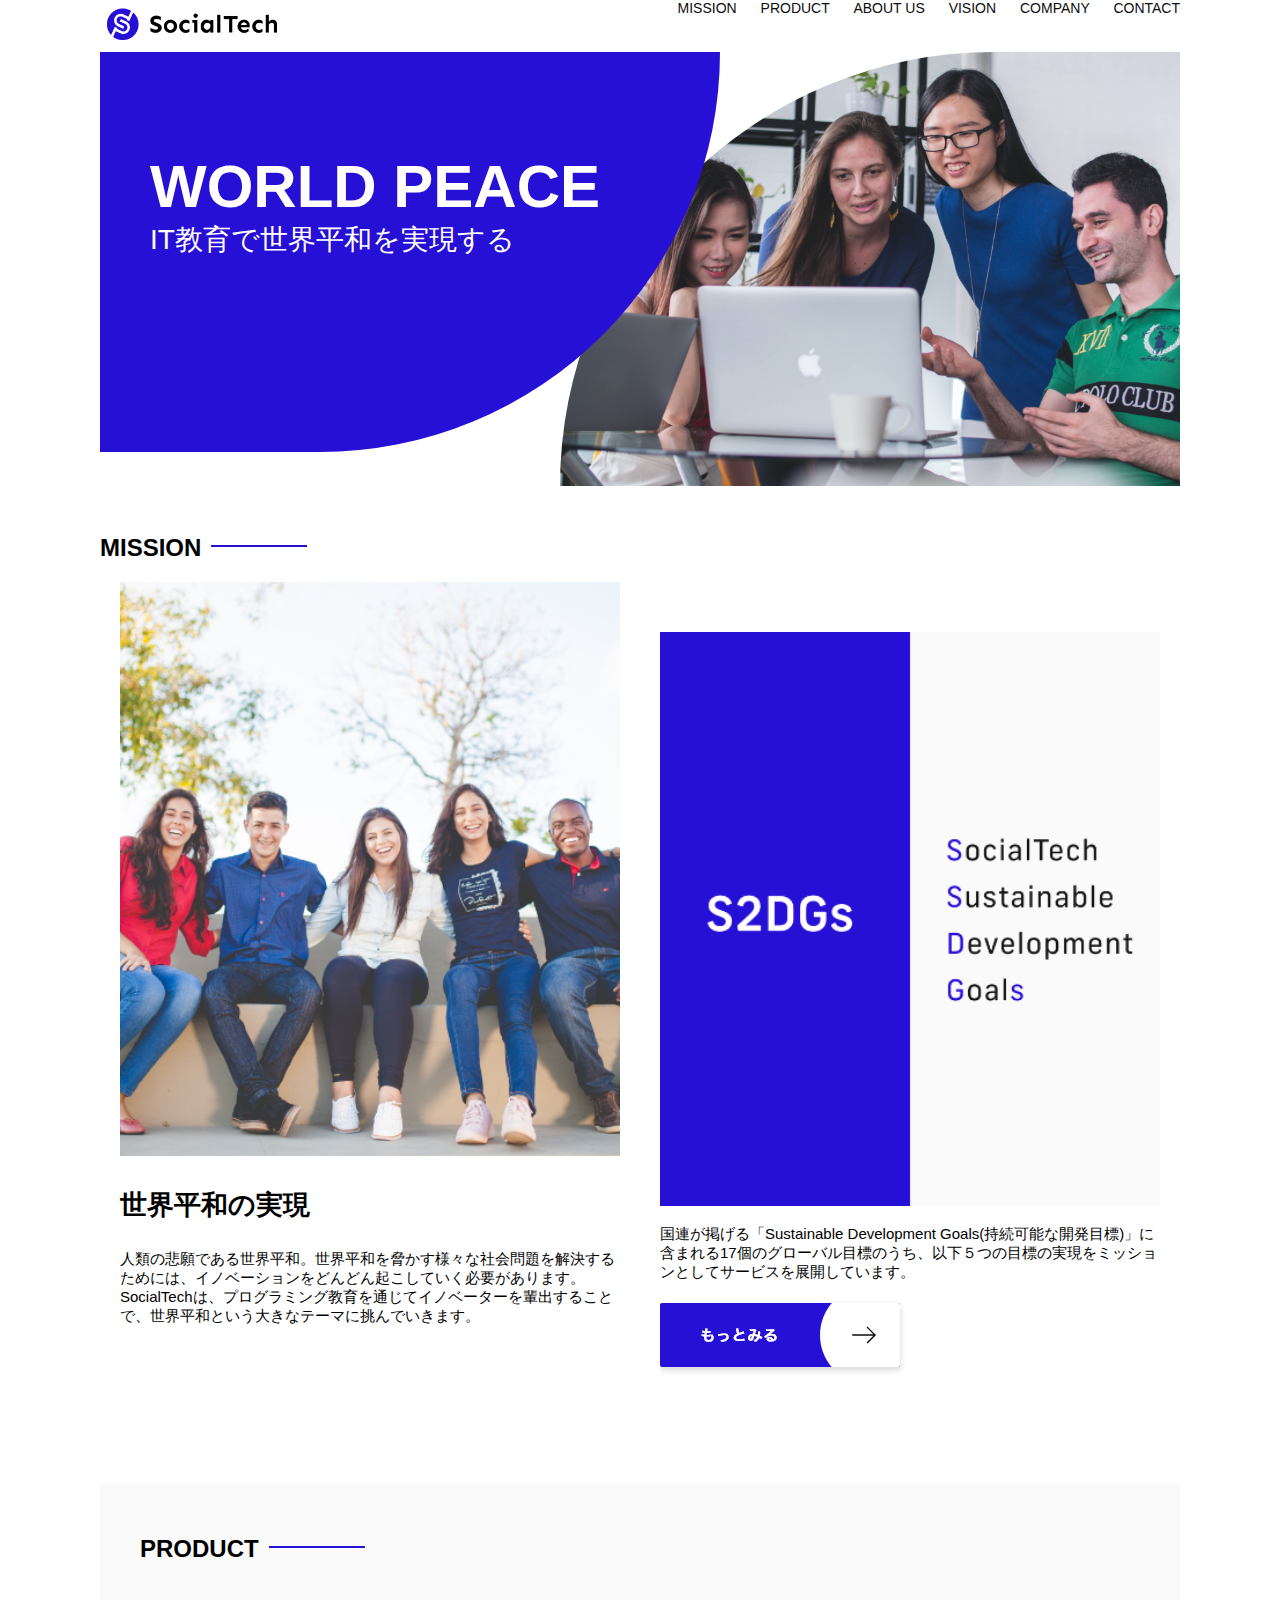
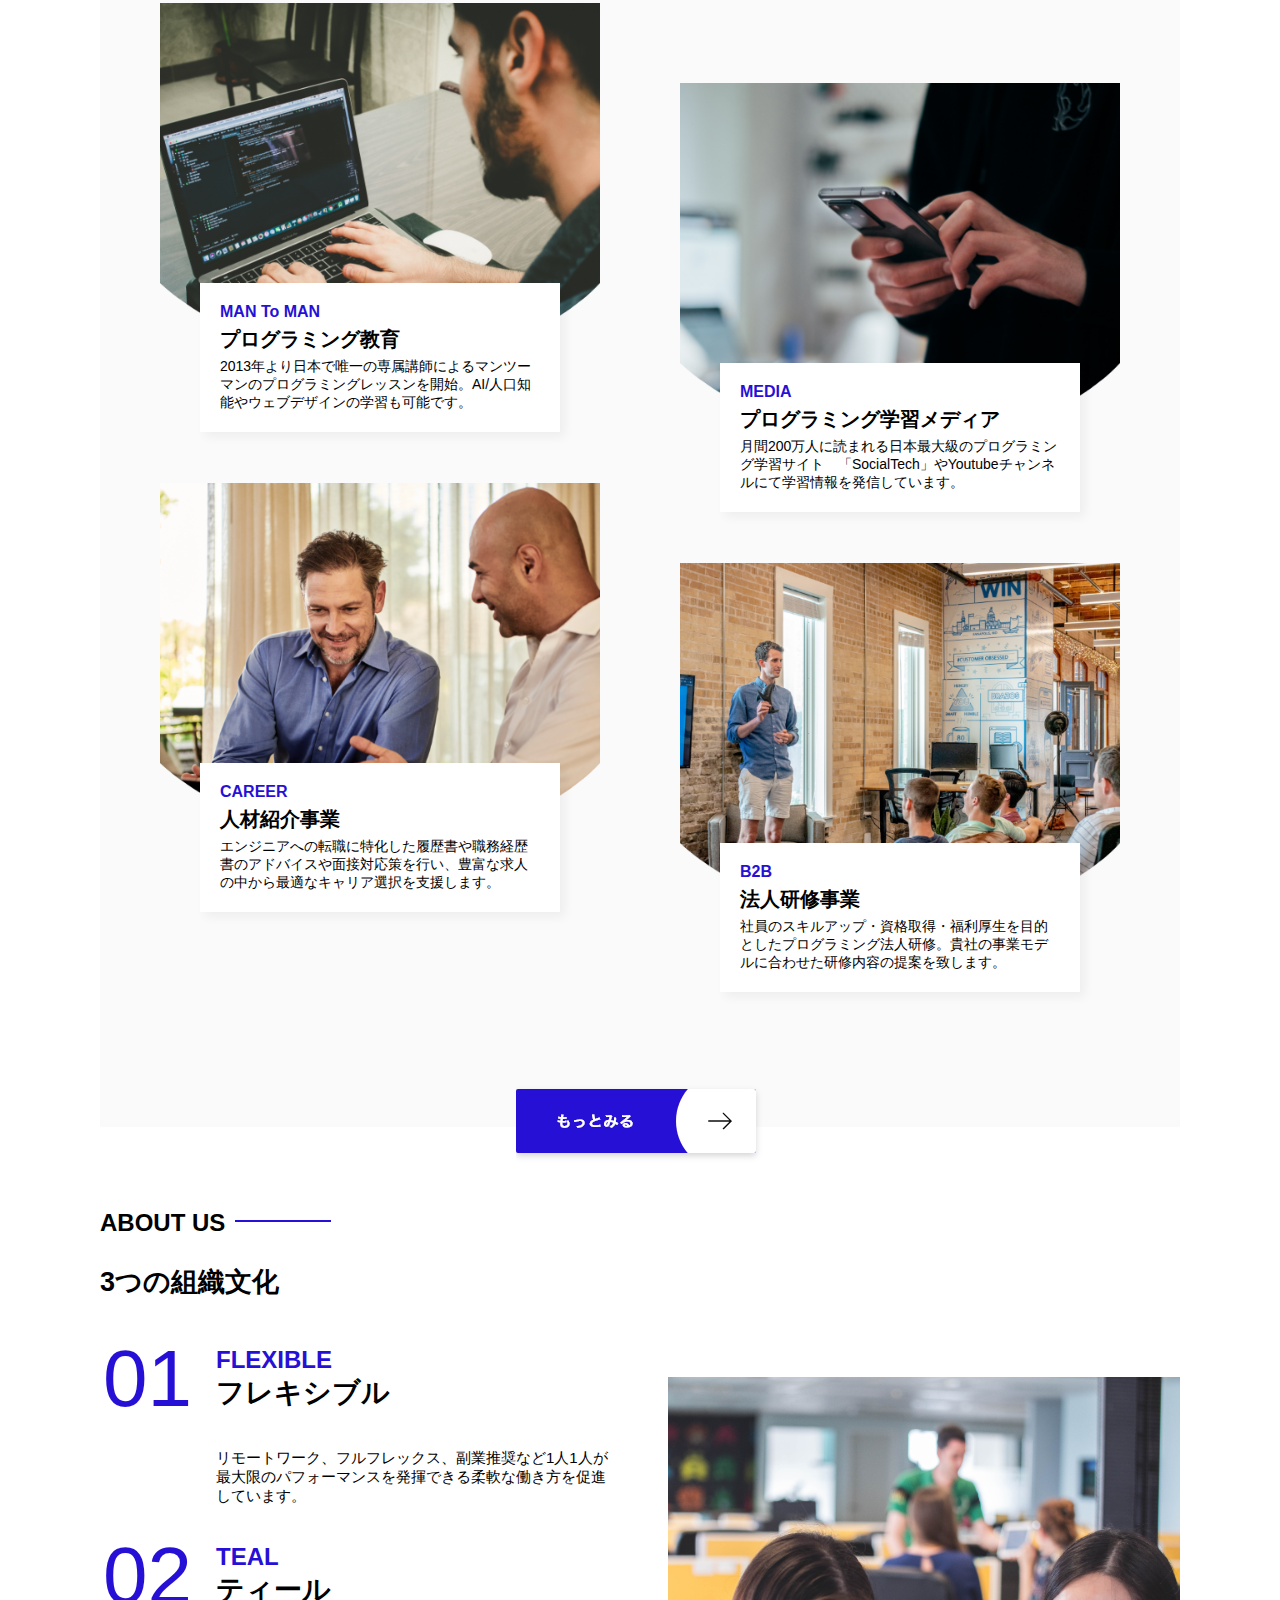
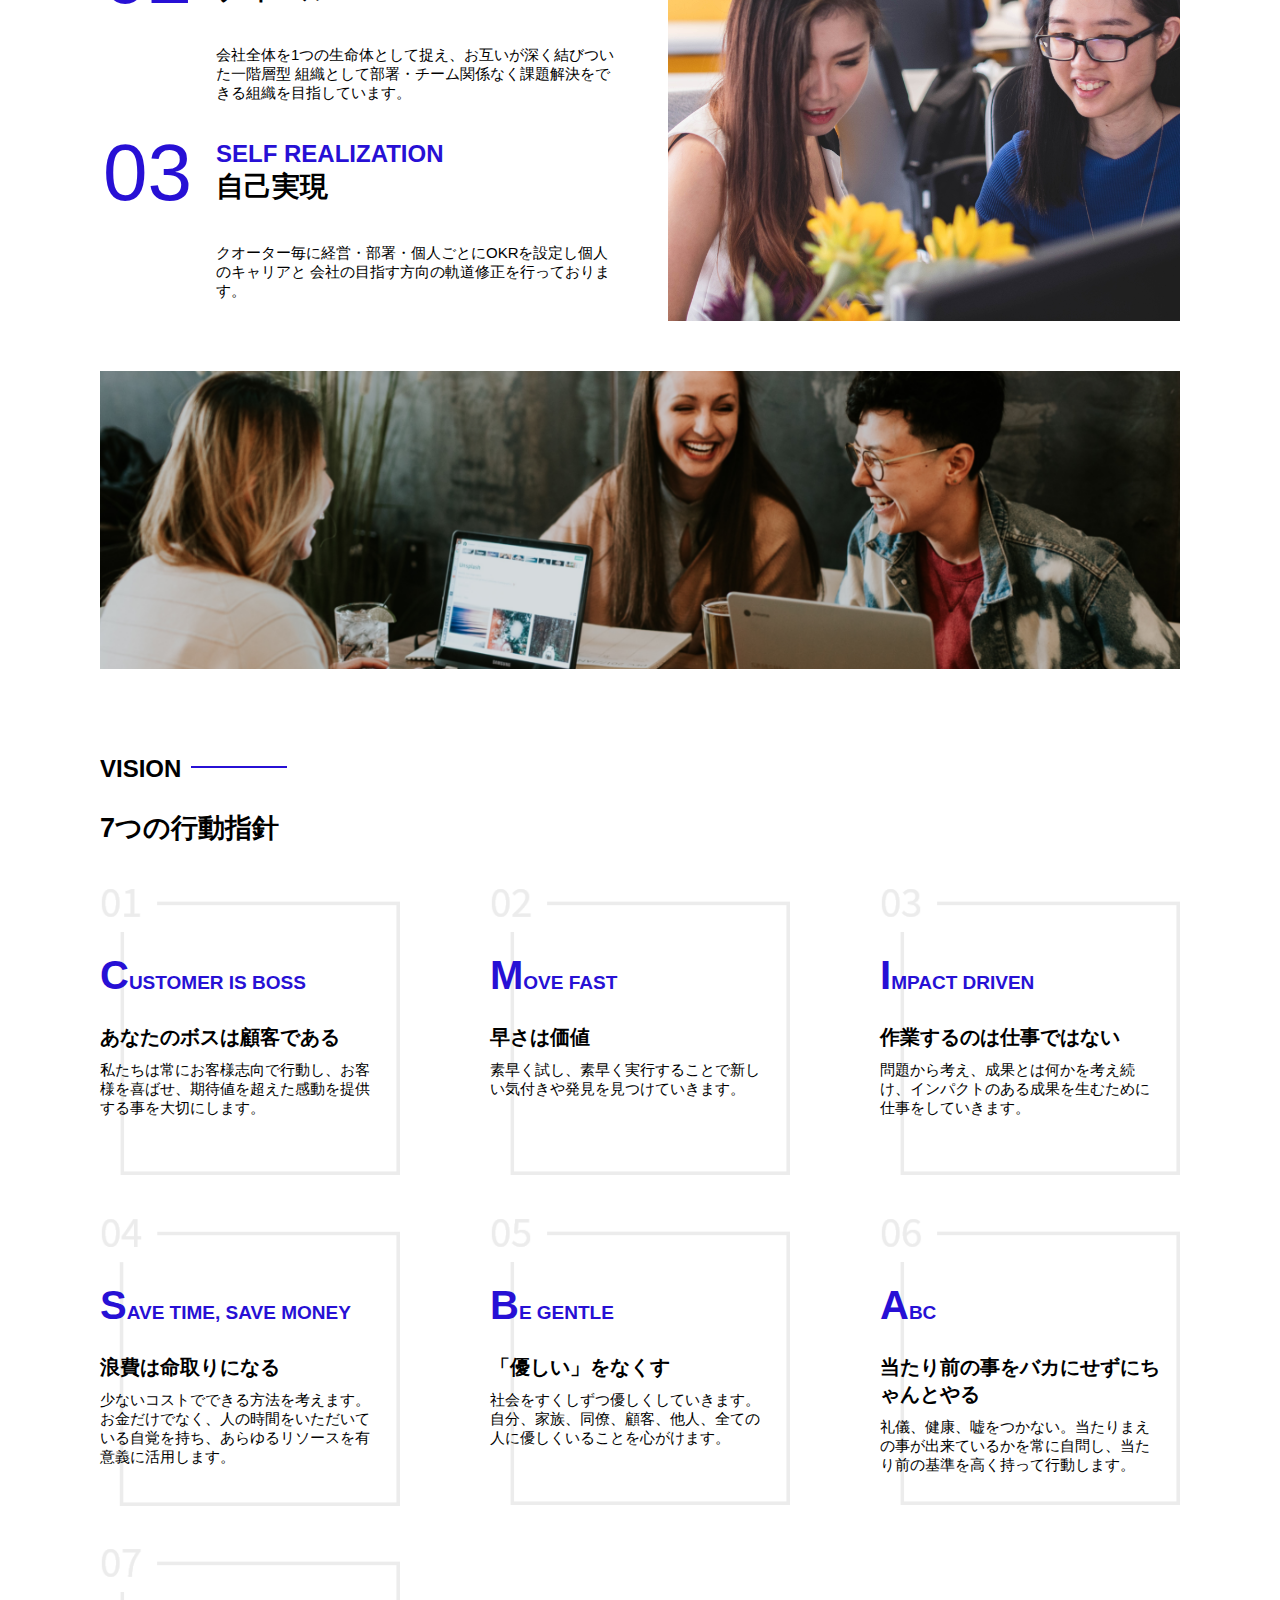
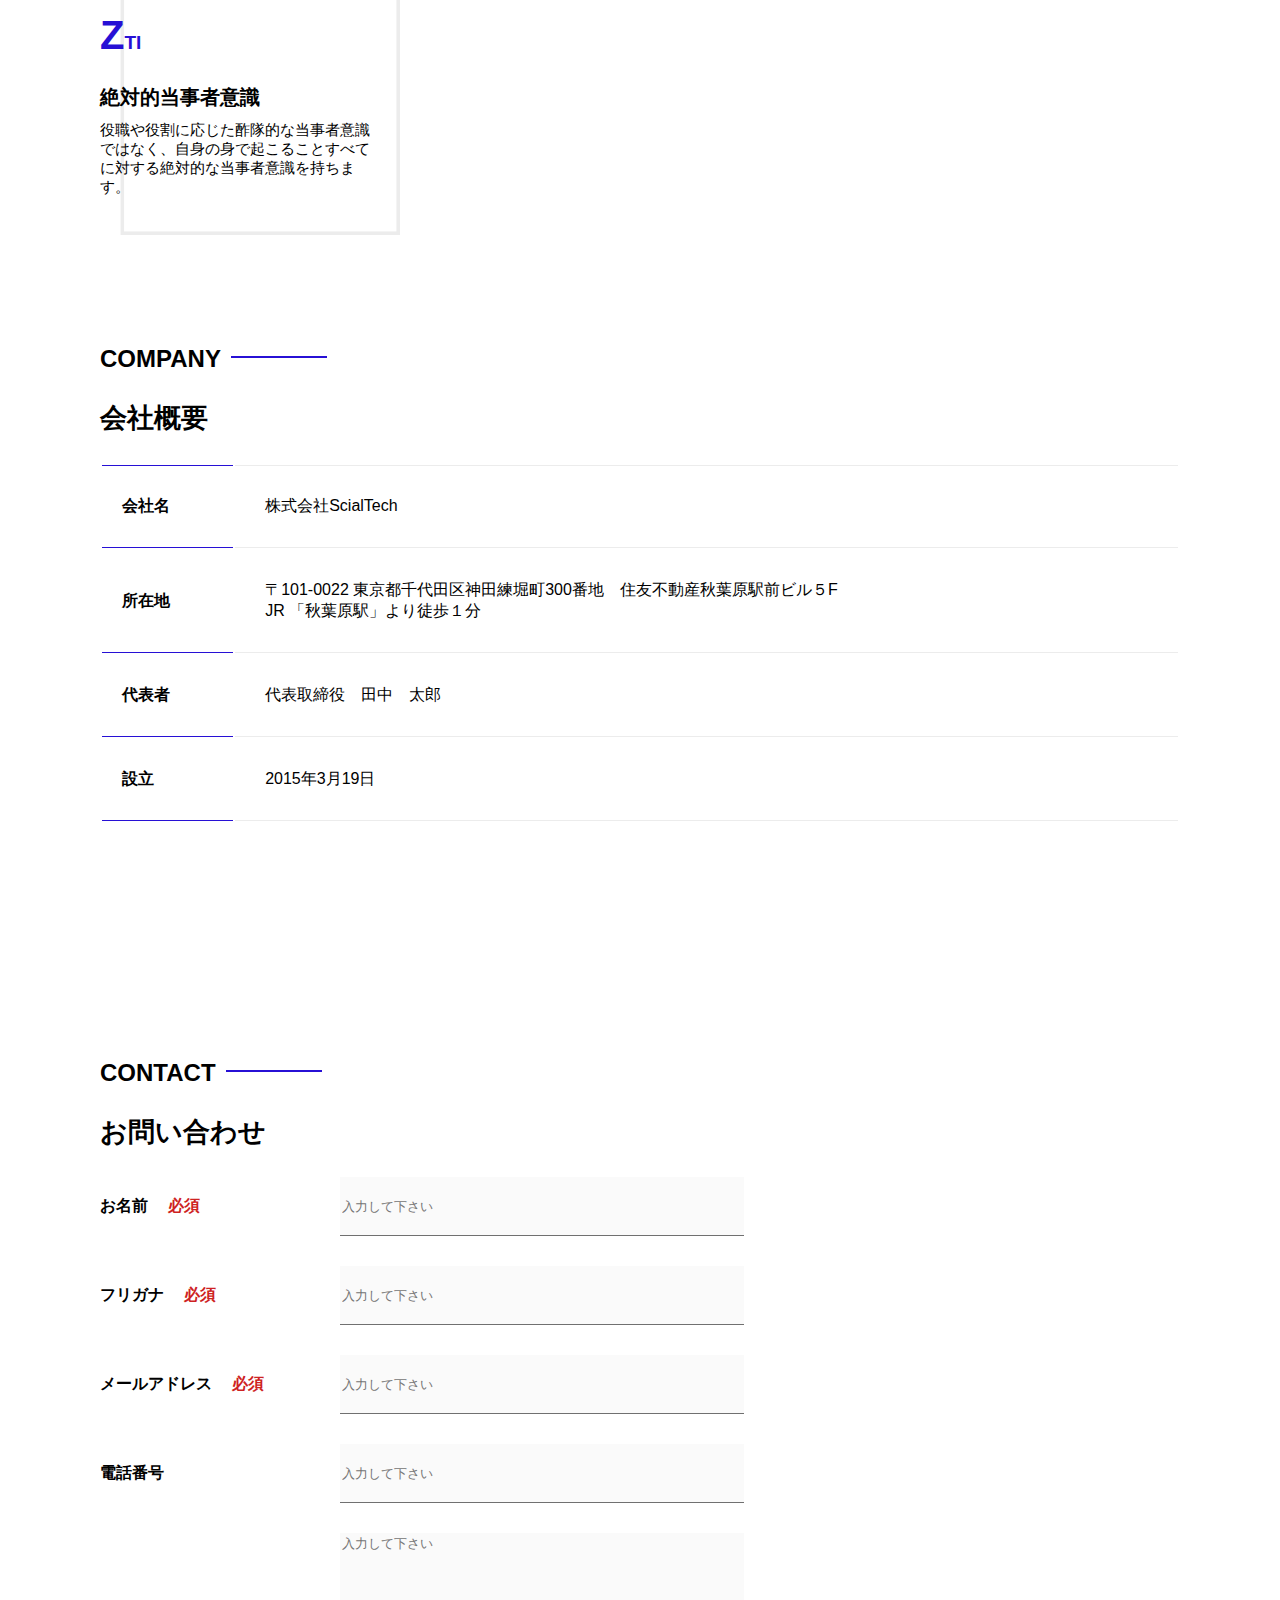
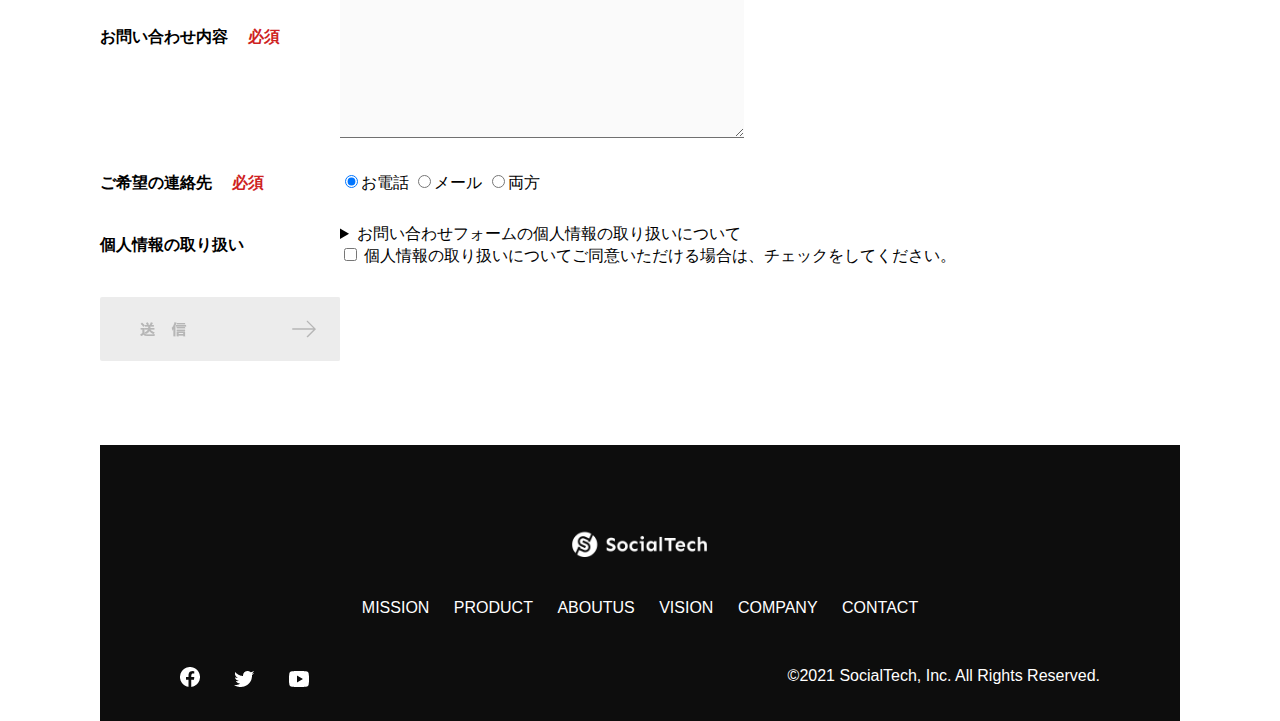
<file: github/jishu/socialtech/index.html>
<!DOCTYPE html>
<html lang="ja">
<head>
    <meta charset="UTF-8">
    <meta name="viewport" content="width=device-width, initial-scale=1.0">
    <title>ScialTech</title>
    <meta name="description" content="SocialTechはEdTech業界のリーディングカンパニーを目指しています。">
    <link rel="stylesheet" href="style.css">
</head>
<body>
    <!-- ヘッダー -->
    <header>
        <!-- ロゴ -->
        <a href="index.html"><img src="images/logo.png" alt="トップページに戻る"></a>
        <!-- PC用ナビゲーション -->
        <nav id="nav-pc">
            <a href="mission.html">MISSION</a>
            <a href="product.html">PRODUCT</a>
            <a href="index.html#aboutus">ABOUT US</a>
            <a href="index.html#vision">VISION</a>
            <a href="index.html#company">COMPANY</a>
            <a href="index.html#contactS">CONTACT</a>
        </nav>
        <!-- スマホ用メニューボタン -->
        <img id="menu-sp" src="images/button-menu.png" alt="ナビゲーションを開く" 
        onclick="document.getElementById('nav-sp').style.display = 'block';">

        <!-- スマホ用ナビゲーション -->
        <nav id="nav-sp">
            <img src="images/button-close.png" alt="ナビゲーションを閉じる" id="close" onclick="document.getElementById('nav-sp').style.display = 'none'">
            <a href="index.html" id="logo-sp" onclick="document.getElementById('nav-sp').style.display = 'none';">
                <img src="images/logo-sp.png" alt="トップページに戻る">
            </a>
            <a href="mission.html" class="menu" onclick="document.getElementById('nav-sp').style.display = 'none';">MISSION</a>
            <a href="product.html" class="menu" onclick="document.getElementById('nav-sp').style.display = 'none';">PRODUCT</a>
            <a href="index.html#aboutus" class="menu" onclick="document.getElementById('nav-sp').style.display = 'none';">ABOUTUS</a>
            <a href="index.html#vision" class="menu" onclick="document.getElementById('nav-sp').style.display = 'none';">VISION</a>
            <a href="index.html#company" class="menu" onclick="document.getElementById('nav-sp').style.display = 'none';">COMPANY</a>
            <a href="index.html#contact" class="menu" onclick="document.getElementById('nav-sp').style.display = 'none';">CONTACT</a>
            <div id="sns">
                <a href="https://www.facebook.com/sejuku2013"><img src="images/button-facebook.png" alt="facebook"></a>
                <a href="https://twitter.com/samuraijuku"><img src="images/button-twitter.png" alt="twitter"></a>
                <a href="https://www.youtube.com/channel/UCCFOQO5aDK0xXam4cUQXT8g"><img src="images/button-youtube.png" alt="youtube"></a>
            </div>
        </nav>
    </header>
    <main>
        <article>
            <!-- メインビジュアル -->
            <section id="main-visual">
                <div id="main-message">
                    <h1>WORLD PEACE</h1>
                    <p>IT教育で世界平和を実現する</p>
                </div>
                <img src="images/index/index-main.png" alt="PCの周りに集まる多国籍の仲間たち">
            </section>
            <!-- ミッション -->
            <section id="mission">
                <h2 class="index-h2">MISSION</h2>
                <div id="mission-flex">
                    <div>
                        <img id="mission-photo" src="images/index/index-mission.png" alt="屋外のベンチで写真を撮影する多国籍の仲間たち">
                        <h3>世界平和の実現</h3>
                        <p>
                            人類の悲願である世界平和。世界平和を脅かす様々な社会問題を解決するためには、イノベーションをどんどん起こしていく必要があります。SocialTechは、プログラミング教育を通じてイノベーターを輩出することで、世界平和という大きなテーマに挑んでいきます。
                        </p>
                    </div>
                    <div>
                        <img id="s2dgs" src="images/index/s2dgs.png" alt="S2DGs">
                        <p>
                            国連が掲げる「Sustainable Development Goals(持続可能な開発目標)」に含まれる17個のグローバル目標のうち、以下５つの目標の実現をミッションとしてサービスを展開しています。
                        </p> 
                        <a href="mission.html">
                            <img src="images/button-more.png" alt="もっとみる">
                        </a>
                    </div>
                </div>
            </section>
            <!--プロダクト  -->
            <section id="product">
                <h2 class="index-h2">PRODUCT</h2>
                <div>
                    <div id="product-left">
                        <div>
                            <img src="images/index/index-mantoman.png" alt="PCでコードを各男性" class="product-photo">
                            <div class="product-explain">
                                <span>MAN To MAN</span>
                                <h3>プログラミング教育</h3>
                                <p>2013年より日本で唯一の専属講師によるマンツーマンのプログラミングレッスンを開始。AI/人口知能やウェブデザインの学習も可能です。</p>
                            </div>
                        </div>
                        <div>
                            <img src="images/index/index-career.png" alt="笑顔で話し合う2人の男性" class="product-photo">
                            <div class="product-explain">
                                <span>CAREER</span>
                                <h3>人材紹介事業</h3>
                                <p>エンジニアへの転職に特化した履歴書や職務経歴書のアドバイスや面接対応策を行い、豊富な求人の中から最適なキャリア選択を支援します。</p>
                            </div>
                        </div>
                    </div>
                    <div id="product-right">
                        <div>
                            <img src="images/index/index-media.png" alt="スマートフォンを操作する人" class="product-photo">
                            <div class="product-explain">
                                <span>MEDIA</span>
                                <h3>プログラミング学習メディア</h3>
                                <p>月間200万人に読まれる日本最大級のプログラミング学習サイト　「SocialTech」やYoutubeチャンネルにて学習情報を発信しています。</p>
                            </div>
                        </div>
                        <div>
                            <img src="images/index/index-b2b.png" alt="講演中の男性とそれを聴く人々" class="product-photo">
                            <div class="product-explain">
                                <span>B2B</span>
                                <h3>法人研修事業</h3>
                                <p>社員のスキルアップ・資格取得・福利厚生を目的としたプログラミング法人研修。貴社の事業モデルに合わせた研修内容の提案を致します。</p>
                            </div>
                        </div>
                    </div>
                </div>
                <div>
                    <a href="product.html" id="product-more">
                        <img src="images/button-more.png" alt="もっとみる">
                    </a>
                </div>
            </section>
            <section id="aboutus">
                <h2 class="index-h2">ABOUT US</h2>
                <h3>3つの組織文化</h3>
                <div>
                  <table class="culture-table">
                    <tr>
                      <td>
                        <span class="culture-num">01</span>
                      </td>
                      <td>
                        <span class="culture-en">FLEXIBLE</span>
                        <span class="culture-jp">フレキシブル</span>
                      </td>
                    </tr>
                    <tr>
                      <td>
                        <!--空のセル-->
                      </td>
                      <td>
                        <p class="culture-description">
                          リモートワーク、フルフレックス、副業推奨など1人1人が最大限のパフォーマンスを発揮できる柔軟な働き方を促進しています。
                        </p>
                      </td>
                    </tr>
                    <tr>
                      <td>
                        <span class="culture-num">02</span>
                      </td>
                      <td>
                        <span class="culture-en">TEAL</span>
                        <span class="culture-jp">ティール</span>
                      </td>
                    </tr>
                    <tr>
                      <td>
                        <!--空のセル-->
                      </td>
                      <td>
                        <p class="culture-description">
                          会社全体を1つの生命体として捉え、お互いが深く結びついた一階層型
                          組織として部署・チーム関係なく課題解決をできる組織を目指しています。
                        </p>
                      </td>
                    </tr>
                    <tr>
                      <td>
                        <span class="culture-num">03</span>
                      </td>
                      <td>
                        <span class="culture-en">SELF REALIZATION</span>
                        <span class="culture-jp">自己実現</span>
                      </td>
                    </tr>
                    <tr>
                      <td>
                        <!--空のセル-->
                      </td>
                      <td>
                        <p class="culture-description">
                          クオーター毎に経営・部署・個人ごとにOKRを設定し個人のキャリアと
                          会社の目指す方向の軌道修正を行っております。
                        </p>
                      </td>
                    </tr>
                  </table>
                   <img class="culture-img" src="images/index/index-aboutus1.png" alt="笑顔で話し合う2人の女性">
                </div>
                 <img class="culture-img2" src="images/index/index-aboutus2.png" alt="笑顔で話し合う3人の男女">
              </section>
            <section id="vision">
                <h2 class="index-h2">VISION</h2>
                <h3>7つの行動指針</h3>
                <div>
                    <div class="vision-box">
                        <img src="images/index/vision-01.png" alt="01">
                        <span>
                            <h4>CUSTOMER IS BOSS</h4>
                            <h5>あなたのボスは顧客である</h5>
                            <p>私たちは常にお客様志向で行動し、お客様を喜ばせ、期待値を超えた感動を提供する事を大切にします。</p>
                        </span>
                    </div>
                    <div class="vision-box">
                        <img src="images/index/vision-02.png" alt="02">
                        <span>
                            <h4>MOVE FAST</h4>
                            <h5>早さは価値</h5>
                            <p>素早く試し、素早く実行することで新しい気付きや発見を見つけていきます。</p>
                        </span>
                    </div>
                    <div class="vision-box">
                        <img src="images/index/vision-03.png" alt="03">
                        <span>
                            <h4>IMPACT DRIVEN</h4>
                            <h5>作業するのは仕事ではない</h5>
                            <p>問題から考え、成果とは何かを考え続け、インパクトのある成果を生むために仕事をしていきます。</p>
                        </span>
                    </div>
                    <div class="vision-box">
                        <img src="images/index/vision-04.png" alt="04">
                        <span>
                            <h4>SAVE TIME, SAVE MONEY</h4>
                            <h5>浪費は命取りになる</h5>
                            <p>少ないコストでできる方法を考えます。　お金だけでなく、人の時間をいただいている自覚を持ち、あらゆるリソースを有意義に活用します。</p>
                        </span>
                    </div>
                    <div class="vision-box">
                        <img src="images/index/vision-05.png" alt="05">
                        <span>
                            <h4>BE GENTLE</h4>
                            <h5>「優しい」をなくす</h5>
                            <p>社会をすくしずつ優しくしていきます。自分、家族、同僚、顧客、他人、全ての人に優しくいることを心がけます。</p>
                        </span>
                    </div>
                    <div class="vision-box">
                        <img src="images/index/vision-06.png" alt="06">
                        <span>
                            <h4>ABC</h4>
                            <h5>当たり前の事をバカにせずにちゃんとやる</h5>
                            <p>礼儀、健康、嘘をつかない。当たりまえの事が出来ているかを常に自問し、当たり前の基準を高く持って行動します。</p>
                        </span>
                    </div>
                    <div class="vision-box">
                        <img src="images/index/vision-07.png" alt="07">
                        <span>
                            <h4>ZTI</h4>
                            <h5>絶対的当事者意識</h5>
                            <p>役職や役割に応じた酢隊的な当事者意識ではなく、自身の身で起こることすべてに対する絶対的な当事者意識を持ちます。</p>
                        </span>
                    </div>
                </div>
            </section>
            <section id="company">
                <h2 class="index-h2">COMPANY</h2>
                <h3>会社概要</h3>
                <div>
                    <table id="company-table">
                        <tr>
                           <th class="tableheader-first">会社名</th>
                            <td class="cell-first">株式会社ScialTech</td>
                        </tr>
                        <tr>
                            <th class="tableheader">所在地</th>
                            <td class="cell">〒101-0022 東京都千代田区神田練堀町300番地　住友不動産秋葉原駅前ビル５F<br>JR 「秋葉原駅」より徒歩１分</td>
                        </tr>
                        <tr>
                            <th class="tableheader">代表者</th>
                            <td class="cell">代表取締役　田中　太郎</td>
                        </tr>
                        <tr>
                            <th class="tableheader">設立</th>
                            <td class="cell">2015年3月19日</td>
                        </tr>
                    </table>    
                    <iframe src="https://www.google.com/maps/embed?pb=!1m18!1m12!1m3!1d3240.0602178651593!2d139.77213797625905!3d35.70013572893447!2m3!1f0!2f0!3f0!3m2!1i1024!2i768!4f13.1!3m3!1m2!1s0x60188ea7ba1a054d%3A0x81605e8b12064e47!2z44CSMTAxLTAwMjIg5p2x5Lqs6YO95Y2D5Luj55Sw5Yy656We55Sw57e05aGA55S6MzAw55Wq5Zyw!5e0!3m2!1sja!2sjp!4v1710398525939!5m2!1sja!2sjp" style="border:0;" allowfullscreen="" loading="lazy" referrerpolicy="no-referrer-when-downgrade"></iframe>
                </div>
            </section>
            <section id="contact">
                <h2 class="index-h2">CONTACT</h2>
                <h3>お問い合わせ</h3>
                <form>
                    <div>
                        <div class="contact-heading">
                            <label class="contact-label">お名前<span class="contact-span">必須</span></label>
                        </div>
                        <div>
                            <input type="text" name="name" placeholder="入力して下さい" class="contact-textbox">
                        </div>
                    </div>
                    <div>
                        <div class="contact-heading">
                            <label class="contact-label">フリガナ<span class="contact-span">必須</span></label>
                        </div>
                        <div>
                            <input type="text" name="furigana" placeholder="入力して下さい" class="contact-textbox">
                        </div>
                    </div>
                    <div>
                        <div class="contact-heading">
                            <label class="contact-label">メールアドレス<span class="contact-span">必須</span></label>
                        </div>
                        <div>
                            <input type="text" name="email" placeholder="入力して下さい" class="contact-textbox">
                        </div>
                    </div>
                    <div>
                        <div class="contact-heading">
                            <label class="contact-label">電話番号</label>
                        </div>
                        <div>
                            <input type="text" name="" placeholder="入力して下さい" class="contact-textbox">
                        </div>
                    </div>
                    <div>
                        <div class="contact-heading">
                            <label class="contact-label">お問い合わせ内容<span class="contact-span">必須</span></label>
                        </div>
                        <div>
                            <textarea name="message" placeholder="入力して下さい" class="contact-textarea"></textarea>
                        </div>
                    </div>
                    <div>
                        <div class="contact-heading">
                            <label class="contact-label">ご希望の連絡先<span class="contact-span">必須</span></label>
                        </div>
                        <div>
                            <input class="rediobutton" type="radio" value="tel" name="contact" checked><label>お電話</label>
                            <input class="rediobutton" type="radio" value="mail" name="contact" ><label>メール</label>
                            <input class="rediobutton" type="radio" value="both" name="contact" ><label>両方</label>
                        </div>
                    </div>
                    <div>
                        <div class="contact-heading">
                            <label class="contact-label">個人情報の取り扱い</label>
                        </div>
                        <div>
                            <details>
                                <summary>お問い合わせフォームの個人情報の取り扱いについて</summary>
                                <div>
                                    <span>1.組織の名称または氏名</span><br>
                                    株式会社SocialTech<br><br>
                                    <span>2.個人情報保護管理者(若しくはその代理人)の氏名又は職名、所蔵k及び連絡先
                                        鈴木一郎　コーポレート部
                                    </span><br>
                                    TEL:03-1234-55678 <br>
                                    <span>3. 個人方法の利用目的</span><br>
                                    ・本サービスおよび本サービスに関連する情報の提供またはそれあに関する連絡のため<br>
                                    ・ユーザーの本人確認のため<br>
                                    ・当社サービスのご案内のため<br>
                                    ・当社の商品等の広告または宣伝(電子メールによるものを含むものとします。)<br><br>
                                    <span>4個人情報の取り扱い業務の委託</span><br>
                                    個人情報の取り扱い業務の全部阿多は一部を外部に業務委託する場合があります。<br>
                                    その際、弊社は、個人情報を適切に保護できる管理体制を敷き実行していることを条件として<br>
                                    委託先を厳選したうえで、機密保持契約を委託先と締結し、お客様の個人情報を厳密に管理させます。<br><br>

                                </div>
                            </details>
                            <input type="checkbox" name="agree">
                            <span>個人情報の取り扱いについてご同意いただける場合は、チェックをしてください。</span>
                        </div>
                    </div>
                    <input type="image" src="images/button-submit.png" alt="送信する">
                </form>
            </section>
        </article>
    </main>
    <footer>
        <div id="footer-logo">
            <img src="images/logo-sp.png" alt="SocialTech">
        </div>
        <div id="footer-link">
            <a href="mission.html">MISSION</a>
            <a href="product.html">PRODUCT</a>
            <a href="index.html#aboutus">ABOUTUS</a>
            <a href="index.html#vision">VISION</a>
            <a href="index.html#company">COMPANY</a>
            <a href="index.html#contact">CONTACT</a>
        </div>
        <div id="sns-footer">
            <a href="https://www.facebook.com/sejuku2013"><img src="images/button-facebook.png" alt="facebook"></a>
            <a href="https://twitter.com/samuraijuku"><img src="images/button-twitter.png" alt="twitter"></a>
            <a href="https://www.youtube.com/channel/UCCFOQO5aDK0xXam4cUQXT8g"><img src="images/button-youtube.png" alt="youtube"></a>
            <span id="copyright">&copy;2021 SocialTech, Inc. All Rights Reserved.</span>
        </div>
    </footer>
</body>
</html>
</file>
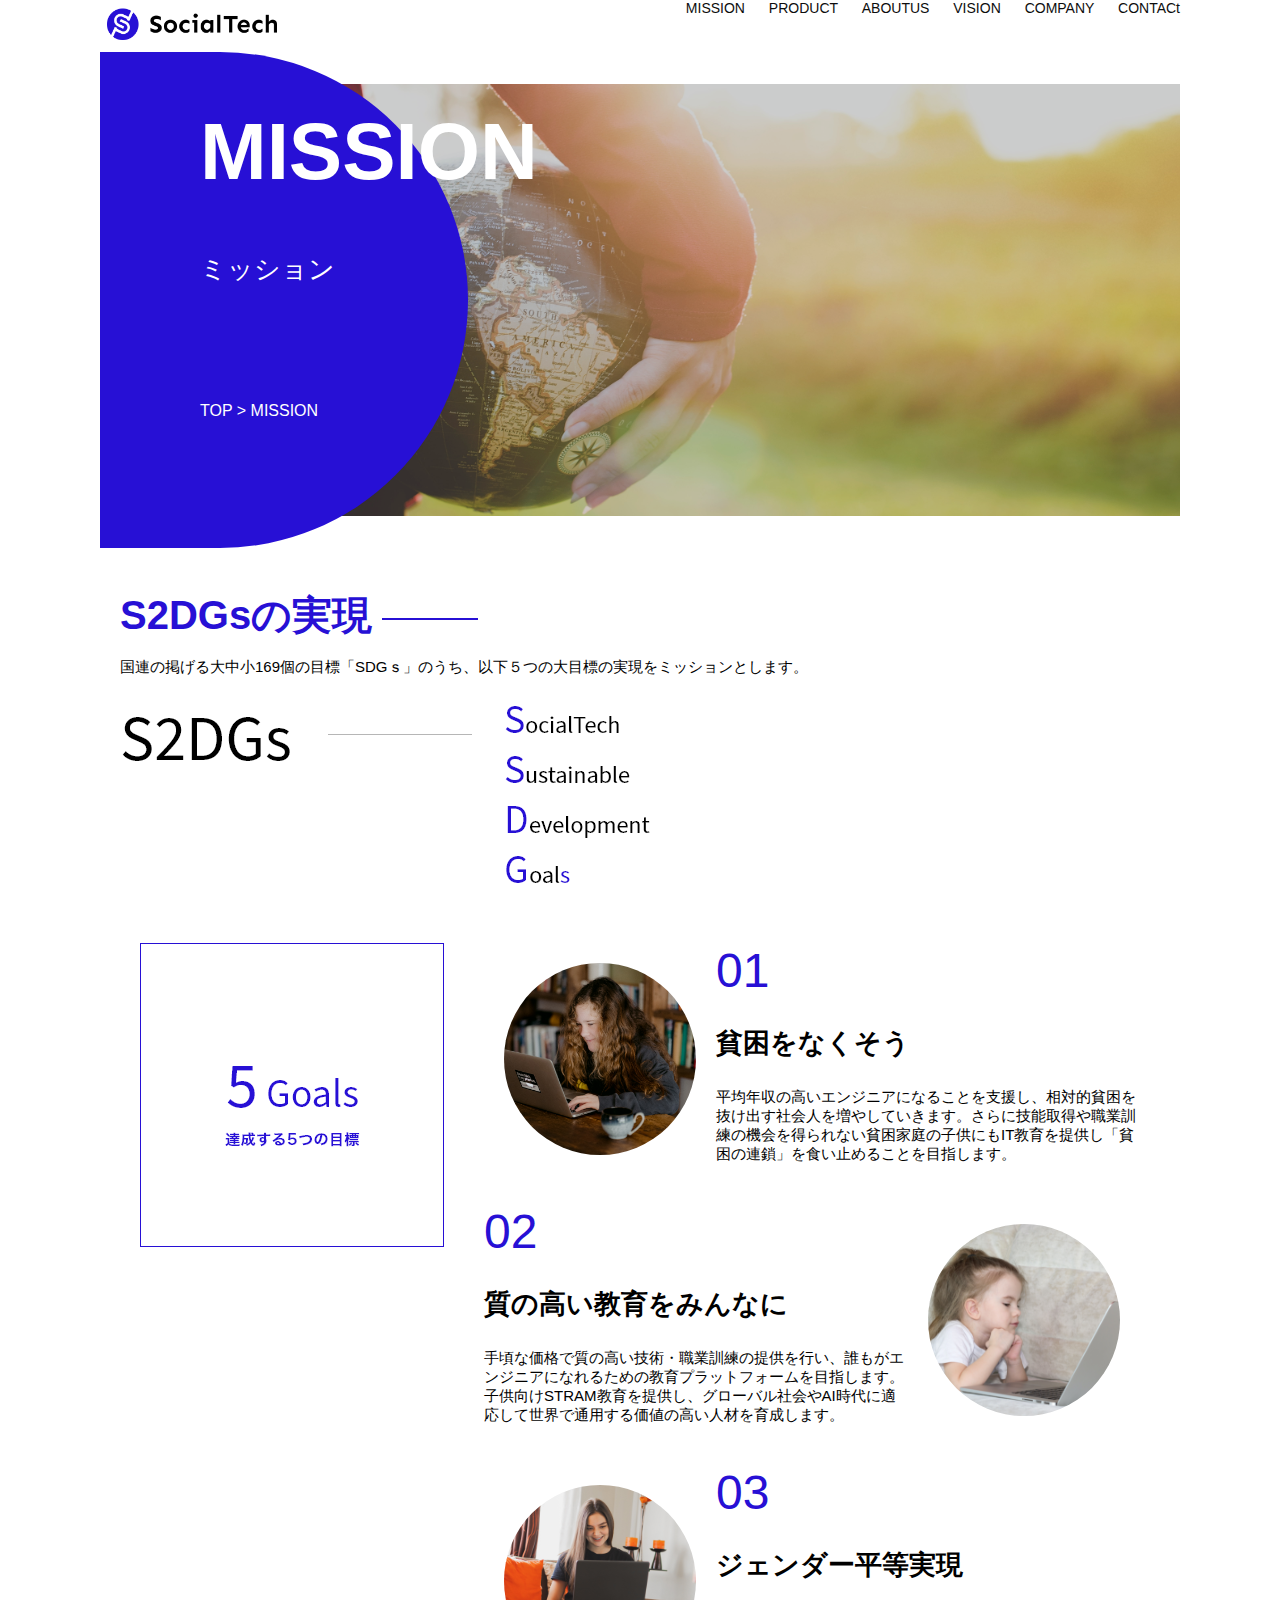
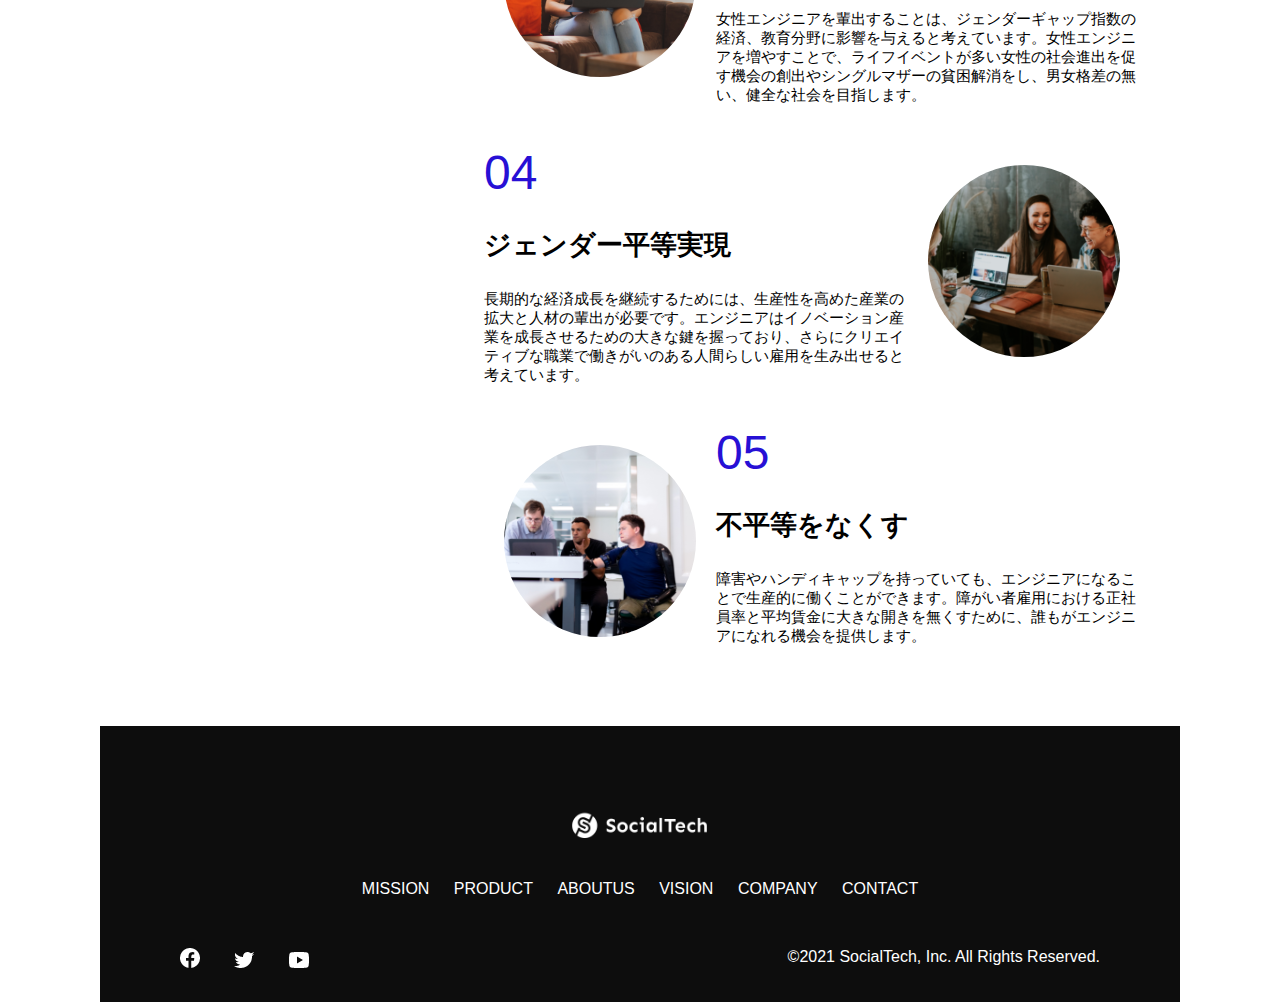
<file: github/jishu/socialtech/mission.html>
<!DOCTYPE html>
<html lang="ja">
<head>
    <meta charset="UTF-8">
    <meta name="viewport" content="width=device-width, initial-scale=1.0">
    <title>SocialTech - MISSION</title>
    <meta name="description" content="SocialTechが目指す5つの目標(S2DGs)を紹介します。">
    <link rel="stylesheet" href="style.css">
</head>
<body>
    <header>
        <a href="index.html" id="logo"><img src="images/logo.png" alt="トップページに戻る"></a>
        <nav id="nav-pc">
            <a href="mission.html">MISSION</a>
            <a href="product.html">PRODUCT</a>
            <a href="index.html#aboutus">ABOUTUS</a>
            <a href="index.html#vision">VISION</a>
            <a href="index.html#company">COMPANY</a>
            <a href="index.html#contact">CONTACt</a>
        </nav> 

        <!-- スマホ用メニューボタン -->
        <img id="menu-sp" src="images/button-menu.png" alt="ナビゲーションを開く" 
        onclick="document.getElementById('nav-sp').style.display = 'block';">

        <!-- スマホ用ナビゲーション -->
        <nav id="nav-sp">
            <img src="images/button-close.png" alt="ナビゲーションを閉じる" id="close" onclick="document.getElementById('nav-sp').style.display = 'none'">
            <a href="index.html" id="logo-sp" onclick="document.getElementById('nav-sp').style.display = 'none';">
                <img src="images/logo-sp.png" alt="トップページに戻る">
            </a>
            <a href="mission.html" class="menu" onclick="document.getElementById('nav-sp').style.display = 'none';">MISSION</a>
            <a href="product.html" class="menu" onclick="document.getElementById('nav-sp').style.display = 'none';">PRODUCT</a>
            <a href="index.html#aboutus" class="menu" onclick="document.getElementById('nav-sp').style.display = 'none';">ABOUTUS</a>
            <a href="index.html#vision" class="menu" onclick="document.getElementById('nav-sp').style.display = 'none';">VISION</a>
            <a href="index.html#company" class="menu" onclick="document.getElementById('nav-sp').style.display = 'none';">COMPANY</a>
            <a href="index.html#contact" class="menu" onclick="document.getElementById('nav-sp').style.display = 'none';">CONTACT</a>
            <div id="sns">
                <a href="https://www.facebook.com/sejuku2013"><img src="images/button-facebook.png" alt="facebook"></a>
                <a href="https://twitter.com/samuraijuku"><img src="images/button-twitter.png" alt="twitter"></a>
                <a href="https://www.youtube.com/channel/UCCFOQO5aDK0xXam4cUQXT8g"><img src="images/button-youtube.png" alt="youtube"></a>
            </div>
        </nav>
     </header>
    <main>
        <article>
            <section id="mission-main">
                <div id="mission-title">
                    <h1>MISSION</h1>
                    <span>ミッション</span>
                    <div>TOP > MISSION</div>
                </div>
            </section>
            <section id="mission-s2dgs">
                <h2 class="mission-h2">S2DGsの実現</h2>
                <p>国連の掲げる大中小169個の目標「SDGｓ」のうち、以下５つの大目標の実現をミッションとします。</p>
                <img src="images/mission/mission-s2dgs.png" alt="S2DGs">
            </section>
            <section id="mission-5goals">
                
                <div>
                    <!-- 左 -->
                    <img id="s2dgs-image" src="images/mission/mission-5goals.png" alt="5Goals">
                </div>
                    <!-- 右 -->
                <div>
                    <div>
                        <img class="fivegoals-image-left" src="images/mission/mission-5goals01.png" alt="PCを操作する女の子">
                        <span class="fivegoals-num">01</span>
                        <h3 class="fivegoals-h3">貧困をなくそう</h3>
                        <p class="fivegoals-p">
                            平均年収の高いエンジニアになることを支援し、相対的貧困を抜け出す社会人を増やしていきます。さらに技能取得や職業訓練の機会を得られない貧困家庭の子供にもIT教育を提供し「貧困の連鎖」を食い止めることを目指します。
                        </p>
                    </div>
                    <div>
                        <img class="fivegoals-image-right" src="images/mission/mission-5goals02.png" alt="PCを見つめる小さな女の子">
                        <span class="fivegoals-num">02</span>
                        <h3 class="fivegoals-h3">質の高い教育をみんなに</h3>
                        <p class="fivegoals-p">
                            手頃な価格で質の高い技術・職業訓練の提供を行い、誰もがエンジニアになれるための教育プラットフォームを目指します。子供向けSTRAM教育を提供し、グローバル社会やAI時代に適応して世界で通用する価値の高い人材を育成します。
                        </p>
                    </div>
                    <div>
                        <img class="fivegoals-image-left" src="images/mission/mission-5goals03.png" alt="PCを操作する女の子">
                        <span class="fivegoals-num">03</span>
                        <h3 class="fivegoals-h3">ジェンダー平等実現</h3>
                        <p class="fivegoals-p">
                            女性エンジニアを輩出することは、ジェンダーギャップ指数の経済、教育分野に影響を与えると考えています。女性エンジニアを増やすことで、ライフイベントが多い女性の社会進出を促す機会の創出やシングルマザーの貧困解消をし、男女格差の無い、健全な社会を目指します。
                        </p>
                    </div>
                    <div>
                        <img class="fivegoals-image-right" src="images/mission/mission-5goals04.png" alt="笑顔で話し合う3人の男女">
                        <span class="fivegoals-num">04</span>
                        <h3 class="fivegoals-h3">ジェンダー平等実現</h3>
                        <p class="fivegoals-p">
                            長期的な経済成長を継続するためには、生産性を高めた産業の拡大と人材の輩出が必要です。エンジニアはイノベーション産業を成長させるための大きな鍵を握っており、さらにクリエイティブな職業で働きがいのある人間らしい雇用を生み出せると考えています。
                        </p>
                    </div>
                    <div>
                        <img class="fivegoals-image-left" src="images/mission/mission-5goals05.png" alt="障害を持つ男性が生き生きと働く様子">
                        <span class="fivegoals-num">05</span>
                        <h3 class="fivegoals-h3">不平等をなくす</h3>
                        <p class="fivegoals-p">
                            障害やハンディキャップを持っていても、エンジニアになることで生産的に働くことができます。障がい者雇用における正社員率と平均賃金に大きな開きを無くすために、誰もがエンジニアになれる機会を提供します。
                        </p>
                    </div>

                </div>
            </section>
        </article>
    </main>
    <footer>
        <div id="footer-logo">
            <img src="images/logo-sp.png" alt="SocialTech">
        </div>
        <div id="footer-link">
            <a href="mission.html">MISSION</a>
            <a href="product.html">PRODUCT</a>
            <a href="index.html#aboutus">ABOUTUS</a>
            <a href="index.html#vision">VISION</a>
            <a href="index.html#company">COMPANY</a>
            <a href="index.html#contact">CONTACT</a>
        </div>
        <div id="sns-footer">
            <a href="https://www.facebook.com/sejuku2013"><img src="images/button-facebook.png" alt="facebook"></a>
            <a href="https://twitter.com/samuraijuku"><img src="images/button-twitter.png" alt="twitter"></a>
            <a href="https://www.youtube.com/channel/UCCFOQO5aDK0xXam4cUQXT8g"><img src="images/button-youtube.png" alt="youtube"></a>
            <span id="copyright">&copy;2021 SocialTech, Inc. All Rights Reserved.</span>
        </div>
    </footer>
</body>
</html>
</file>
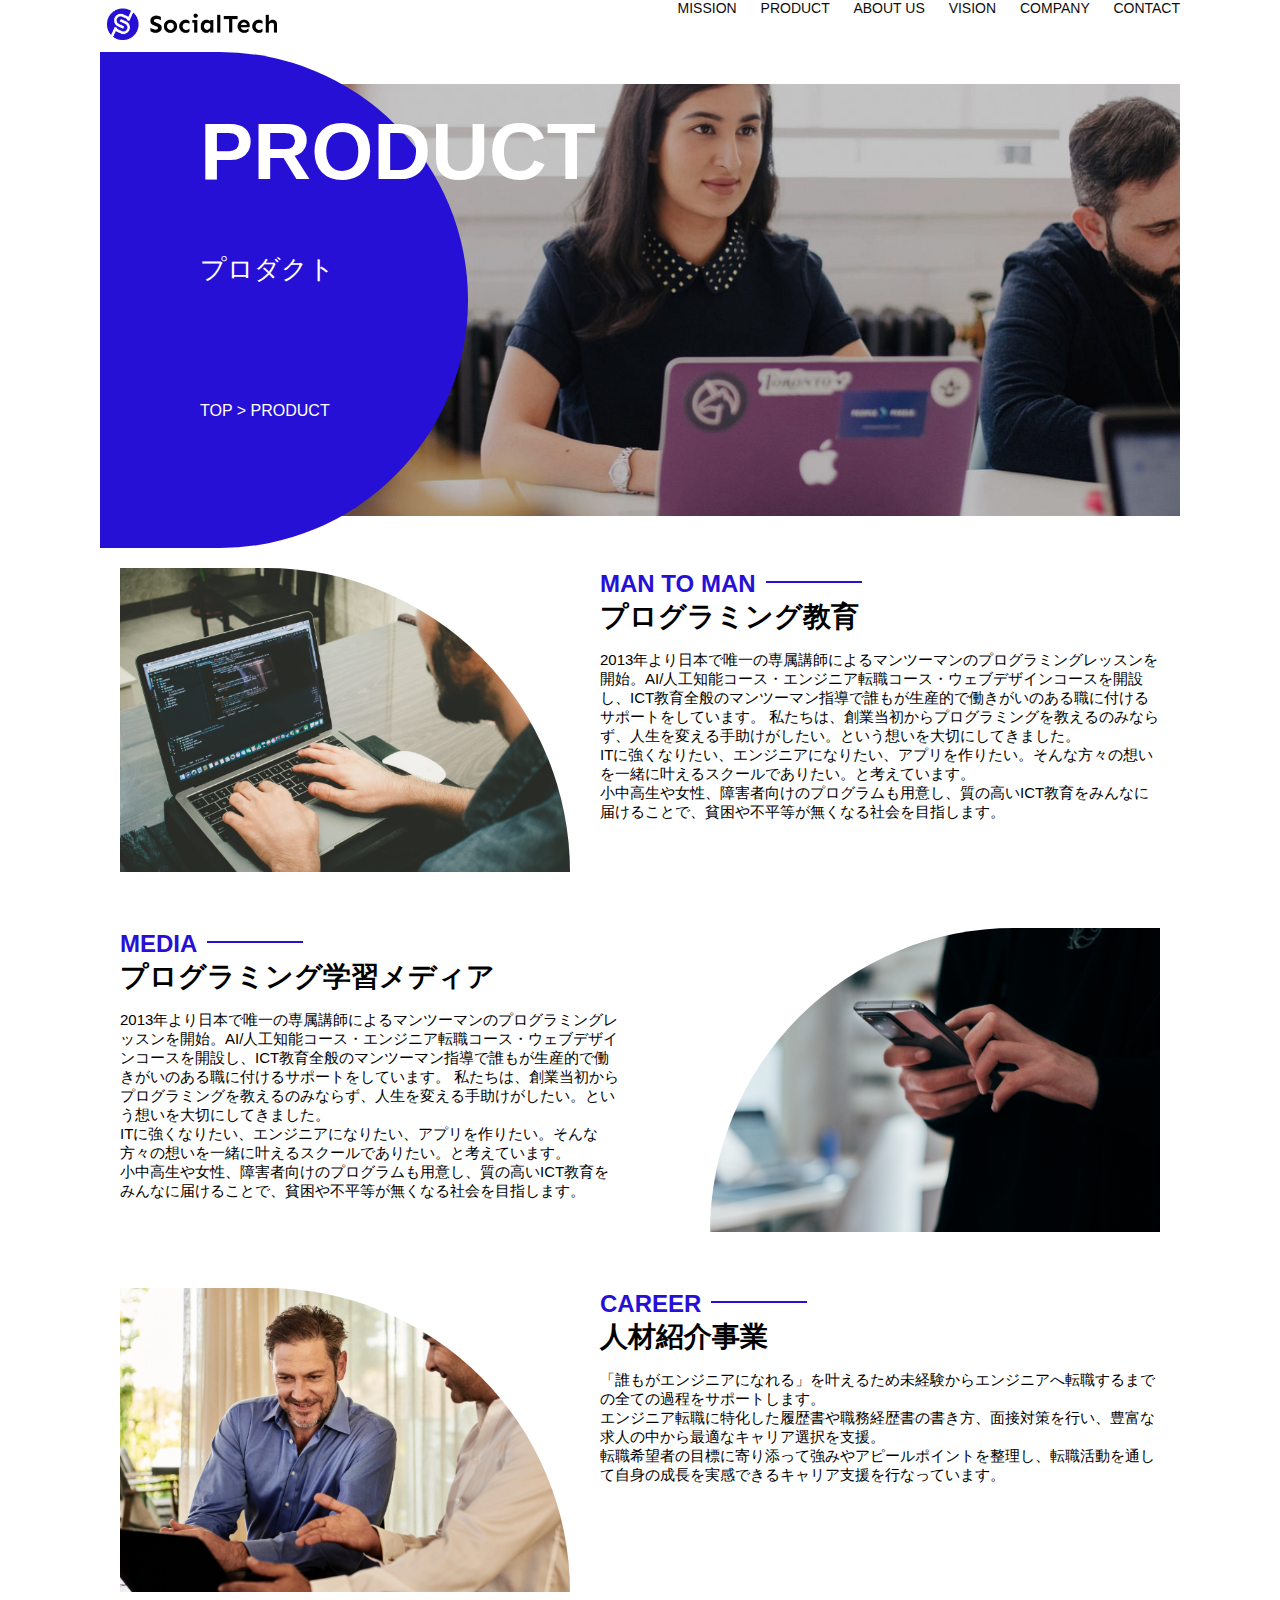
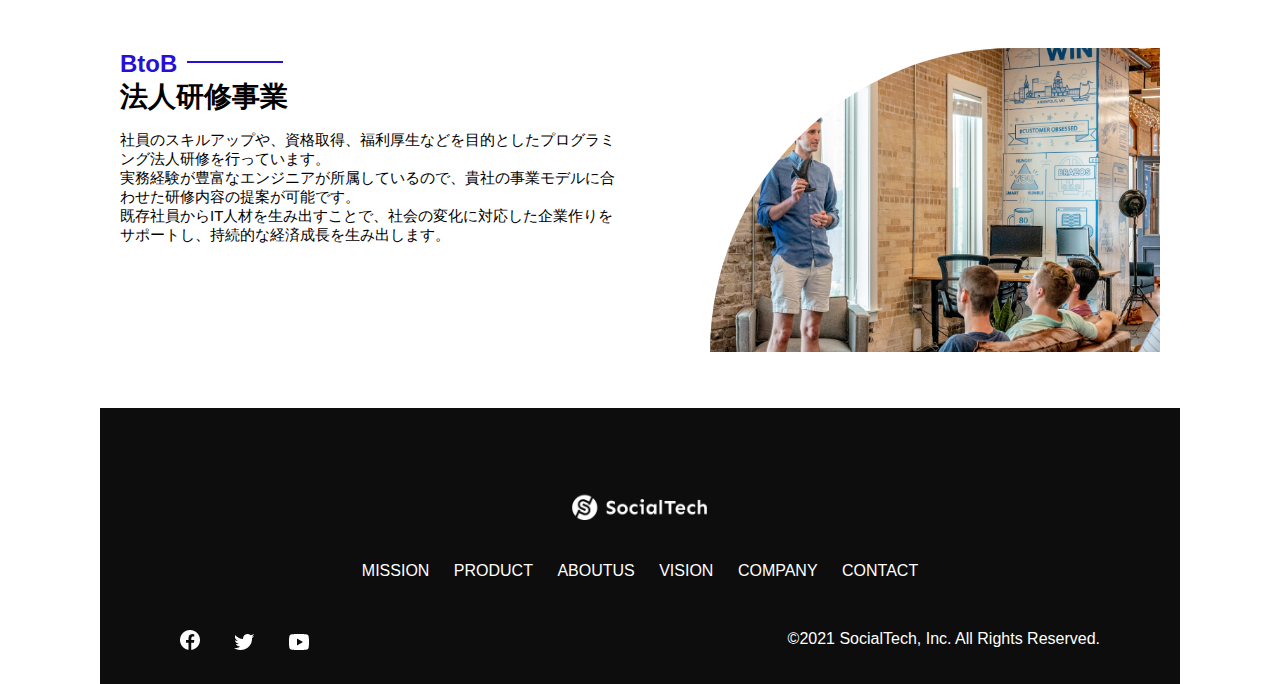
<file: github/jishu/socialtech/product.html>
<!DOCTYPE html>
<html lang="ja">
<head>
  <meta charset="UTF-8">
  <meta name="viewport" content="width=device-width, initial-scale=1.0">
  <title>SocialTech Product</title>
  <meta name="description" content=""SocialTechの4つのプロダクトを紹介します">
  <link rel="stylesheet" href="style.css">
</head>
<body>
  <header>
    <!-- ロゴ -->
    <a href="index.html"><img src="images/logo.png" alt="トップページに戻る"></a>
    <!-- PC用ナビゲーション -->
    <nav id="nav-pc">
        <a href="mission.html">MISSION</a>
        <a href="product.html">PRODUCT</a>
        <a href="index.html#aboutus">ABOUT US</a>
        <a href="index.html#vision">VISION</a>
        <a href="index.html#company">COMPANY</a>
        <a href="index.html#contactS">CONTACT</a>
    </nav>
    <!-- スマホ用メニューボタン -->
    <img id="menu-sp" src="images/button-menu.png" alt="ナビゲーションを開く" 
    onclick="document.getElementById('nav-sp').style.display = 'block';">

    <!-- スマホ用ナビゲーション -->
    <nav id="nav-sp">
        <img src="images/button-close.png" alt="ナビゲーションを閉じる" id="close" onclick="document.getElementById('nav-sp').style.display = 'none'">
        <a href="index.html" id="logo-sp" onclick="document.getElementById('nav-sp').style.display = 'none';">
            <img src="images/logo-sp.png" alt="トップページに戻る">
        </a>
        <a href="mission.html" class="menu" onclick="document.getElementById('nav-sp').style.display = 'none';">MISSION</a>
        <a href="product.html" class="menu" onclick="document.getElementById('nav-sp').style.display = 'none';">PRODUCT</a>
        <a href="index.html#aboutus" class="menu" onclick="document.getElementById('nav-sp').style.display = 'none';">ABOUTUS</a>
        <a href="index.html#vision" class="menu" onclick="document.getElementById('nav-sp').style.display = 'none';">VISION</a>
        <a href="index.html#company" class="menu" onclick="document.getElementById('nav-sp').style.display = 'none';">COMPANY</a>
        <a href="index.html#contact" class="menu" onclick="document.getElementById('nav-sp').style.display = 'none';">CONTACT</a>
        <div id="sns">
            <a href="https://www.facebook.com/sejuku2013"><img src="images/button-facebook.png" alt="facebook"></a>
            <a href="https://twitter.com/samuraijuku"><img src="images/button-twitter.png" alt="twitter"></a>
            <a href="https://www.youtube.com/channel/UCCFOQO5aDK0xXam4cUQXT8g"><img src="images/button-youtube.png" alt="youtube"></a>
        </div>
    </nav>
</header>
<main>
  <section id="product-main">
    <div id="product-title">
      <h1>PRODUCT</h1>
      <span>プロダクト</span>
      <div>TOP > PRODUCT</div>
    </div>
  </section>
  <section class="product-section1">
    <img src="images/product/product-mantoman.png" alt="PCでコードを書く男性">
    <div>
        <h2 class="product-h2">MAN TO MAN</h2>
        <h3 class="product-h3">プログラミング教育</h3>
        <p>
          2013年より日本で唯一の専属講師によるマンツーマンのプログラミングレッスンを開始。AI/人工知能コース・エンジニア転職コース・ウェブデザインコースを開設し、ICT教育全般のマンツーマン指導で誰もが生産的で働きがいのある職に付けるサポートをしています。
          私たちは、創業当初からプログラミングを教えるのみならず、人生を変える手助けがしたい。という想いを大切にしてきました。<br>ITに強くなりたい、エンジニアになりたい、アプリを作りたい。そんな方々の想いを一緒に叶えるスクールでありたい。と考えています。<br>小中高生や女性、障害者向けのプログラムも用意し、質の高いICT教育をみんなに届けることで、貧困や不平等が無くなる社会を目指します。        </p>
      </div>
  </section>
  <section class="product-section2">
    <div>
      <h2 class="product-h2">MEDIA</h2>
      <h3 class="product-h3">プログラミング学習メディア</h3>
      <p>
        2013年より日本で唯一の専属講師によるマンツーマンのプログラミングレッスンを開始。AI/人工知能コース・エンジニア転職コース・ウェブデザインコースを開設し、ICT教育全般のマンツーマン指導で誰もが生産的で働きがいのある職に付けるサポートをしています。
        私たちは、創業当初からプログラミングを教えるのみならず、人生を変える手助けがしたい。という想いを大切にしてきました。<br>ITに強くなりたい、エンジニアになりたい、アプリを作りたい。そんな方々の想いを一緒に叶えるスクールでありたい。と考えています。<br>小中高生や女性、障害者向けのプログラムも用意し、質の高いICT教育をみんなに届けることで、貧困や不平等が無くなる社会を目指します。
      </p>
    </div>
    <img src="images/product/product-media.png" alt="スマートフォンを操作する人">
  </section>
  <section class="product-section1">
    <img src="images/product/product-career.png" alt="笑顔で話し合う2人の男性">
    <div>
      <h2 class="product-h2">CAREER</h2>
      <h3 class="product-h3">人材紹介事業</h3>
      <p>
        「誰もがエンジニアになれる」を叶えるため未経験からエンジニアへ転職するまでの全ての過程をサポートします。<br>エンジニア転職に特化した履歴書や職務経歴書の書き方、面接対策を行い、豊富な求人の中から最適なキャリア選択を支援。<br>転職希望者の目標に寄り添って強みやアピールポイントを整理し、転職活動を通して自身の成長を実感できるキャリア支援を行なっています。<br>
      </p>
    </div>
</section>
  <section class="product-section2">
    <div>
      <h2 class="product-h2">BtoB</h2>
      <h3 class="product-h3">法人研修事業</h3>
      <p>
        社員のスキルアップや、資格取得、福利厚生などを目的としたプログラミング法人研修を行っています。<br>実務経験が豊富なエンジニアが所属しているので、貴社の事業モデルに合わせた研修内容の提案が可能です。<br>既存社員からIT人材を生み出すことで、社会の変化に対応した企業作りをサポートし、持続的な経済成長を生み出します。
      </p>
    </div>
    <img src="images/product/product-b2b.png" alt="講演中の男性とそれを聴く人々">
</section>
</main>
<footer>
  <div id="footer-logo">
      <img src="images/logo-sp.png" alt="SocialTech">
  </div>
  <div id="footer-link">
      <a href="mission.html">MISSION</a>
      <a href="product.html">PRODUCT</a>
      <a href="index.html#aboutus">ABOUTUS</a>
      <a href="index.html#vision">VISION</a>
      <a href="index.html#company">COMPANY</a>
      <a href="index.html#contact">CONTACT</a>
  </div>
  <div id="sns-footer">
      <a href="https://www.facebook.com/sejuku2013"><img src="images/button-facebook.png" alt="facebook"></a>
      <a href="https://twitter.com/samuraijuku"><img src="images/button-twitter.png" alt="twitter"></a>
      <a href="https://www.youtube.com/channel/UCCFOQO5aDK0xXam4cUQXT8g"><img src="images/button-youtube.png" alt="youtube"></a>
      <span id="copyright">&copy;2021 SocialTech, Inc. All Rights Reserved.</span>
  </div>
</footer>
</body>
</html>
</file>
<file: github/jishu/socialtech/style.css>
/* PC, スマホ共通スタイル */
body{
    font-family: "Source Sans Pro", "Hiragino Kaku Gothic ProN", Meiryo, Arial, sans-serif;
}

p{
    font-size: 15px;
}

/*================================================= 
PC様のスタイル
==================================================*/
/* 画面が768px以上のとき */
@media screen and (min-width: 768px) {
    /* PC用のスタイルを指定する */

    /* 横幅設定 */
    body{
        max-width: 1080px;
        min-width: 960px;
        margin: 0 auto 0 auto;
    }


    /* ヘッダー */
    header{
        display: flex;
        justify-content: space-between;
    }

    /* ナビゲーションのレイアウト */
    #nav-pc{
        font-size: 14px;
        margin-left: 15px;
    }

    #nav-pc > a{
        text-decoration: none;
        margin-left: 20px;
    }

    #nav-pc > a:link{
        color: #0d0d0d;
    }

    #nav-pc > a:visited{
        color: #0d0d0d;
    }

    #nav-pc > a:hover{
        color: #0d0d0d;
        text-decoration: underline;
    }

    #nav-pc > a:active{
        color: #0d0d0d;
    }

    #main-visual{
        position: relative;
        height: 400px;
    }

    #main-message{
        position: absolute;
        top: 0;
        left: 0;
        color: #ffffff;
        background-color: #2710d5;
        border-radius: 0 0 476px 0;
        width: 100%;
        height: 100%;
        max-width: 620px;
        z-index: 11;
    }

    #main-message > h1{
        font-size: 60px;
        font-weight: bold;
        margin: 100px 0 0 50px;
    }

    #main-message > p{
        font-size: 28px;
        margin: 0 0 0 50px;
    }

    #main-visual > img{
        max-width: 620px;
        border-radius: 476px 0 0 0;
        position: absolute;
        top: 0;
        right: 0;
        z-index: 10;
    }

    h2{
    margin: 40px 0 0 0; 
    }

    h2::after{
        content: url("images/line.png");
        margin-left: 10px;
    }

    h3{
        font-size: 27px;
    }

    #mission{
        margin: 80px auto 80px auto;
    }

    #mission-flex{
        width: 100%;
        display: flex;
    }

    #mission-flex > div{
        width: 50%;
        margin: 20px;
    }

    #mission-photo{
        width: 100%;
    }

    #s2dgs{
        margin-top: 50px;
        width: 100%;
    }

    /*  */
    #product{
        background-color: #fafafa;
        margin: 80px 0 80px 0;
        padding: 10px 40px 0 40px;
    }

    #product > div{
        margin-top: 40px;
        display: flex;

    }

    #product-left{
        width: 50%;
        margin: 0 20px 0 20px;
    }

    #product-right{
        width: 50%;
        margin: 80px 20px 0 20px;
    }

    #product-left > div{
        position: relative;
        height: 480px;
        margin-right: 20px;
    }

    #product-right > div{
        position: relative;
        height: 480px;
        margin-left: 20px;
    }

    .product-photo{
        width: 100%;
    }

    .product-explain{
        background-color: #ffffff;
        position: absolute;
        left: 0;
        top: 280px;
        margin: 0 40px;
        padding: 20px;
        box-shadow: 5px 5px 10px rgba(0, 0, 0, 0.05);
    }

    .product-explain > span{
        color: #2710d5;
        font-weight: bold;
        font-size: 16px;
        margin: 0;
    }

    .product-explain > h3{
        font-size: 20px;
        margin: 5px 0;
    }

    .product-explain > p{
        font-size: 14px;
        margin: 0;
    }

    #product-more{
        margin: 0 auto -42px auto;
    }

    #aboutus{
        margin: 80px auto 80px auto;

    }

    #aboutus > div{
        display: flex;
    }

    .culture-img{
        margin-top: 50px;
        align-self: flex-start;
    }

    .culture-img2{
        margin-top: 50px;
        width: 100%;
    }

    .culture-table{
        margin-right: 50px;
    }

    .culture-num{
        font-size: 80px;
        color: #2710d5;
        margin-right: 20px;
    }

    .culture-en{
        color: #2710d5;
        font-weight: bold;
        font-size: 24px;
        display: block;
    }
    .culture-jp{
        font-size: 28px;
        font-weight: bold;
    }

    .culture-desription{
        margin: 0;
    }

    #vision{
        margin: 80px auto 80px auto;
    }

    #vision  > div{
        width: 100%;
        display: flex;
        justify-content: space-between;
        flex-wrap: wrap;
    }

    .vision-box{
        width: 300px;
        height: 300px;
        margin-bottom: 30px;
        position: relative;
    }


    .vision-box > img{
        width: 100%;
        height: auto;
        position: absolute;
        top: 0;
        left: 0;
        z-index: 30;
    }

    .vision-box > span{
        position: absolute;
        top: 0;
        left: 0;
        z-index: 31;
        margin-right: 20px;
    }

    .vision-box > span > h4{
        color: #2710d5;
        font-size: 19px;
        margin-top: 80px;
    }

    .vision-box > span > h4::first-letter{
        font-size: 40px;
    }

    .vision-box > span > h5{
        font-size: 20px;
        margin: 0;
    }

    .vision-box > span > p{
        margin-top: 10px;
    }

    #company{
        margin: 80px auto 80px auto;
    }

    #company-table{
        width: 100%;
    }

    .tableheader{
        text-align: left;
        padding: 20px;
        border-bottom-color: #2710d5;
        border-bottom-width: 1px;
        border-bottom-style: solid;
    }

    .tableheader-first{
        text-align: left;
        padding: 20px;
        border-top-color: #2710d5;
        border-top-width: 1px;
        border-top-style: solid;
        border-bottom-color: #2710d5;
        border-bottom-width: 1px;
        border-bottom-style: solid;
    }

    .cell{
        padding: 30px;
        border-bottom-color: #ececec;
        border-bottom-width: 1px;
        border-bottom-style: solid;
    }

    .cell-first{
        padding: 30px;
        border-bottom-color: #ececec;
        border-bottom-width: 1px;
        border-bottom-style: solid;
        border-top-color: #ececec;
        border-top-width: 1px;
        border-top-style: solid;
    }

    #company > iframe{
        width: 100%;
        height: 368px;
        margin-top: 40px;
    }

    #contact{
        margin: 80px auto 80px auto;
    }

    #contact > form > div{
        display: flex;
        flex-direction: row;
        flex-wrap: wrap;
        margin-bottom: 30px;
    }

    .contact-heading{
        width: 240px;
        align-self: center;
    }

    .contact-label{
        font-weight: bold;
    }

    .contact-span{
        color: #ce2222;
        margin-left: 20px;
        font-weight:  bold;

    }

    .contact-textbox{
        border-top: 0;
        border-left: 0;
        border-right: 0;
        border-bottom: 1px;
        border-bottom-color: #707070;
        border-bottom-style: solid;
        background-color: #fafafa;
        width: 400px;
        height: 56px;
    }

    .contact-textarea{
        border-top: 0;
        border-left: 0;
        border-right: 0;
        border-bottom: 1px;
        border-bottom-color: #707070;
        border-bottom-style: solid;
        background-color: #fafafa;
        width: 400px;
        height: 200px;
    }

    details{
        width: 700px;
    }

    details > div{
        background-color: #fafafa;
        padding: 20px;
    }

    details > div > span{
        font-weight: bold;
    }

    footer{
        background-color: #0d0d0d;
        text-align: center;
        padding: 80px 80px 30px 80px;
    }

    #footer-logo{
        margin-bottom: 30px;
    }

    #footer-link{
        margin-bottom: 50px;
    }

    #footer-link > a{
        text-decoration: none;
        margin: 10px;
    }

    a:link{
        color: #ffffff;
    }

    a:visited{
        color: #ffffff;
        text-decoration: underline;
    }

    a:active{
        color: #ffffff;
    }

    #sns-footer{
        text-align: left;
        width: 100%;
    }

    #sns-footer > a{
        margin-right: 30px;
    }

    #copyright{
        color: #ffffff;
        float: right;
    }

    #nav-sp, 
    #menu-sp{
        display: none;
    }

    #mission-main{
        height: 496px;
        width: 100%;
        background-image: url(images/mission/mission-main.png);
        background-repeat: no-repeat;
        background-position-y: center;
    }


    #mission-title{
        background-color: #2710d5;
        width: 368px;
        height: 496px;
        border-radius: 0 248px 248px 0;
        color: #ffffff;
        position: relative;
    }
    #mission-title > h1{
        position: absolute;
        top: 0;
        left: 100px;
        font-size: 80px;

    }

    #mission-title > span{
        position: absolute;
        top: 200px;
        left: 100px;
        font-size: 26px;

    }

    #mission-title > div{
        position: absolute;
        top: 350px;
        left: 100px;
        font-size: 16px;
    }

    #mission-s2dgs{
        width: 100%;
        margin: 20px;
    }

    .mission-h2{
        color: #2710d5;
        font-size: 40px;
    }

    .mission-h2::after{
        content: no＃ne;
    }

    #mission-5goals{
        margin: 20px;
        display: flex;
    }

    #mission-5goals > div{
        flex-grow: 1;
        padding: 20px;
    }

    #mission-5goals > div > div{
        margin-bottom: 40px;
    }

    .fivegoals-image-right{
        float: right;
        margin: 20px;
    }

    .fivegoals-image-left{
        float: left;
        margin: 20px;
    }

    .fivegoals-num{
        color: #2710d5;
        font-size: 48px;
        margin: 0;
    }

    .fivegloals-h3{
        font-size: 28px;
        margin: 0;
    }

    .fivegoals-p{
        margin: 0;
    }

    #product-main{
        height: 496px;
        width: 100%;
        background-image: url(images/product/product-main.png);
        background-repeat: no-repeat;
        background-position-y: center;

    }

    #product-title{
        background-color: #2710d5;
        width: 368px;
        color: #ffffff;        
        height: 496px;
        border-radius: 0 248px 248px 0;
        position: relative;
    }

    #product-title > h1{
        position: absolute;
        top: 0;
        left: 100px;
        font-size: 80px;
    }

    #product-title > span{
        position: absolute;        
        top: 200px;
        left: 100px;   
        font-size: 26px;
    }

    #product-title > div{
        position: absolute;
        top: 350px;
        left: 100px;
        font-size: 16px;
    }

    .product-section1{
        position: relative;
        margin: 20px;
        height: 340px;
    }

    .product-section1 > img{
        position: absolute;
        top: 0;
        left: 0;
        width: 450px;
        margin: 0 40px 30px 0;
        border-radius: 0 432px 0 0;
        
    }

    .product-section1 > div{
        position: absolute;
        top: 0;
        left: 480px;
    }

    .product-section2{
        position: relative;
        margin: 20px;
        height: 340px;
    }

    .product-section2 > img{
        position: absolute;
        top: 0;
        right: 0;
        width: 450px;
        margin: 0 0  30px 40px;
        border-radius: 432px 0 0 0 ;
        
    }

    .product-section2 > div{
        position: absolute;
        top: 0;
        left: 0;
        width: 500px;
    }

    .product-h2{
        color: #2710d5;
        font-size: 24px;
        margin: 0;
    }

    .product-h3{
        font-size: 28px;
        margin: 0;
    }
}






/* 画面が767px以下のとき */
@media screen and (max-width: 767px) {
    /* スマートフォン用のスタイルを指定する */
    body{
        min-width: 375px;
        margin: 0;
    }
    
    #nav-pc{
        display: none;
    }
    
    #menu-sp{
        float: right;
        padding: 0;
    }

    #nav-sp{
        background-color: #2710d5;
        position: absolute;
         top: 0;
         left: 0;
         width: 100%;
         height: 100%;
         display: none;
         z-index: 100;
    }

    #close{
        position: absolute;
        top: 20px;
        right: 20px;

    }

    #logo-sp{
        margin: 80px 0 30px 20px;
    }

    #nav-sp > a{
        display: block;
    }
    
    #nav-sp > a:link{
        color: #ffffff;
    }

    #nav-sp > a:visited{
        color: #ffffff;
    }

    #nav-sp > a:hover{
        color: #ffffff;
        text-decoration: underline;
    }

    #nav-sp a:active{
        color: #ffffff;
    }

    #nav-sp > .menu{
        text-decoration: none;
        display: block;
        margin: 0 20px 0 20px;
        height: 44px;
        font-size: 16px;
        background-image: url("images/arrow.png");
        background-repeat: no-repeat;
        background-position: right top;
    }

    #sns{
        position: absolute;
        bottom: 20px;
        left: 20px;
    }

    #sns > a{
        margin-right: 30px ;
    }

    /* メインビジュアル  */
    #main-visual {
        position: relative;
        height: 470px;
        width: 100%;
        overflow: hidden;
      }
      #main-visual > div {
        position: absolute;
        top: 0;
        left: 0;
        background-color: #2710d5;
        color: white;
        border-radius: 0 0 476px 0;
        text-align: center;
        height: 280px;
        width: 100%;
        z-index: 11;
      }
      #main-visual > div > h1 {
        font-size: 28px;
        margin: 90px 0 0 0;
      }
    
      #main-visual > div > p {
        margin: 0;
      }
    
      #main-visual > img {
        width: 100%;
        border-radius: 476px 0 0 0;
        z-index: 10;
        position: absolute;
        bottom: 0;
        right: 0;
      }

      /* 見出し */
      h2::after{
        content: url(images/line.png);
        margin-left: 10px;
      }

      h3{
        font-size: 24px;
        margin: 10px 0 0 0;
      }

      #mission{
        margin: 20px;
      }

      #mission-photo{
        width: 100%;
      }

      #mission-s2dgs{
        width: 100%;
      }

      #product{
        background-color: #fafafa;
        margin-top: 10px;
      }

      #product > h2{
        margin-left: 20px;
      }

      #product-left, #product-right{
        margin-left: 20px;
        margin-right: 20px;
      }

      #product-left > div, #product-right > div{
        margin: 0 20px;
        position: relative;
        height: 540px;
      }

      .product-explain{
        background-color: #ffff;
        position: absolute;
        left: 0;
        bottom: 50px;
        padding: 20px;
        box-shadow: 5px 5px 10px rgba(0, 0, 0, 0.05) ;
      }

      .product-explain > span{
        color: #2710d5;
        font-weight: bold;
        font-size: 16px;
        margin: 0;
      }

      .product-explain > h3{
        margin: 10px 0 10px 0;
      }

      .product-photo{
        width: 100%;
      }

      #product-more > img{
        margin: 0 0 -42px 20px;
      }

      #aboutus {
        margin: 80px 20px 80px 20px;
      }
    
      #aboutus > div {
        display: flex;
        flex-direction: column;
      }
    
      .culture-table {
        width: 100%;
        padding-right: 20px;
        order: 2;
      }
      .culture-img {
        width: 100%;
        order: 1;
      }
    
      .culture-img2 {
        width: 100%;
      }

      .culture-num{
        font-size: 80px;
        color: #2710d5;
      }

      .culture-en{
        color: #2710d5;
        font-size: 24px;
        font-weight: bold;
        display: block;
      }

      .culture-jp{
        display: block;
      }

      .culture-desription{
        margin: 0;
      }

      #vision{
        margin: 80px 20px 80px 20px;
      }

      .vision-box{
        width: 300px;
        height: 300px;
        margin-bottom: 30px;
        position: relative;

      }

      .vision-box > img{
        width: 100%;
        height: auto;
        position: absolute;
        top: 0;
        left: 0;
        z-index: 30;

      }

      .vision-box > span{
        position: absolute;
        top: 0;
        left: 0;
        margin-right: 20px;
        z-index: 31;

      }
      .vision-box > span > h4{
        color: #2710d5;
        font-size: 19px;
        margin-top: 60px;
      }

      .vision-box > span > h5{
        font-size: 20px;
        margin: 0;
      }

      .vision-box > span > p{
        margin-top: 10px;
      }

      #company{
        margin: 0 20px 0 20px;

      }

      #company > h3{
        margin-bottom: 20px;
      }

      #company > table{
        width: 100%;
      }

      .tableheader-first{
        text-align: left;
        padding: 20px;
        border-bottom-color: #2710d5;
        border-bottom-width: 1px;
        border-bottom-style: solid;
        border-top-color: #2710d5;
        border-top-width: 1px;
        border-top-style: solid;
        width: 50px;
      }

      .tableheader{
        text-align: left;
        padding: 20px;
        width: 50px;
        border-bottom-color: #2710d5;
        border-bottom-width: 1px;
        border-bottom-style: solid;
      }

      .cell{
        padding: 20px;
        border-bottom-color: #ececec;
        border-bottom-width: 1px;
        border-bottom-style: solid;
      }

      .cell-first{
        padding: 20px;
        border-bottom-color: #ececec;
        border-bottom-width: 1px;
        border-bottom-style: solid;
        border-top-color: #ececec;
        border-top-width: 1px;
        border-top-style: solid;

      }

      #company > iframe{
        width: 100%;
        height: 240px;
        margin-top: 40px;
      }

      #contact{
        margin: 80px 20px 80px 20px;

      }

      #contact > h3{
        margin-bottom: 20px;
      }

      #contact > form > div{
        margin-bottom: 20px;
      }

      .contact-heading{
        margin-bottom: 20px;
      }

      .contact-label{
        font-weight: bold;
      }

      .contact-span{
        color: #ce2222;
        margin-left: 20px;
        font-weight: bold;

      }

      .contact-textbox{
        height: 56px;        
        border-top: 0;
        border-left: 0;
        border-right: 0;
        background-color: #fafafa;
        border-bottom-color: #707070;
        border-bottom-width: 1px;
        border-bottom-style: solid;
        min-width: 300px;
        width: 100%;
      }

      .contact-textarea{
        height: 150px;
        background-color: #fafafa;
        border-top: 0;
        border-left: 0;
        border-right: 0;
        width: 100%;
      }

      .radiobutton{
        margin-bottom: 20px;
      }

      .radiobutton + label::after{
        content: "\A";
        white-space: pre;
      }

      footer{
        background-color: #0d0d0d;
        padding: 30px 20px 50px 20px;
      }

      #footer-logo{
        margin-bottom: 30px;
      }

      #footer-link{
        margin-bottom: 50px;
      }

      #footer-link > a{
        text-decoration: none;
        margin: 0 20px 30px 0;
        display: block;
        background-image: url(images/arrow.png);
        background-repeat: no-repeat;
        background-position: right top;
      }

      #footer-link > a:link{
        color: #ffffff;

      }

      #footer-link > a:visited{
        color: #ffffff;
      }

      #footer-link > a:hover{
        color: #ffffff;
        text-decoration: underline;

      }

      #footer-link > a:active{
        color: #ffffff;
      }

      #sns-footer > a{
        margin-right: 30px;
      }
      #copyrightsns-footer > a{
        font-size: 12px;
        display: block;
        margin-top: 30px;
        color: #ffffff;
      }

      #mission-main{
        height: 256px;
        width: 100%;
        background-image: url(images/mission/mission-main.png);
        background-repeat: no-repeat;
        background-position-y: center;
        background-size: auto 208px;
      }

      #mission-title{
        background-color: #2710d5;
        width: 136px;
        color: #ffffff;
        height: 256px;
        border-radius: 0 248px 248px 0;
        position: relative;
      }

      #mission-title > h1{
        position: absolute;
        top: 0;
        left: 20px;
        font-size: 40px;
      }

      #mission-title > span{
        position: absolute;
        top: 110px;
        left: 20px;
        font-size: 18px;
      }

      #mission-title > div{
        position: absolute;
        top: 180px;
        left: 20px;
        font-size: 13px;
      }

      #mission-s2dgs{
        margin: 20px;
      }

      .mission-h2{
        color: #2710d5;
        font-size: 38px;
      }

      .mission-h2::after{
        content: none;
      }

      #mission-s2gds > img{
        width: 100%;
      }

      #mission-5goals{
        margin: 20px;
      }

      #mission-5goals > div > div{
        margin-bottom: 40px ;
      }

      #s2dgs-image{
        width: 100%;
      }

      .fivegoals-image-right{
        margin: 20px auto 20px auto;
        display: block;
      }

      .fivegoals-image-left{
        margin: 20px auto 20px auto;
        display: block;
      }

      .fivegoals-num{
        color: #2710d5;
        font-size: 48px;
        margin: 0;
      }

      .fivegloals-h3{
        font-size: 28;
        margin: 0;
      }

      .fivegoals-p{
        margin: 0;
      }

      #product-main{
        height: 256px;
        width: 100%;
        background-image: url(images/product/product-main.png);
        background-repeat: no-repeat;
        background-position-y: center;
        background-size: auto;
      }

      #product-title{
        background-color: #2710d5;
        width: 136px;
        color: #ffffff;
        height: 256px;
        border-radius: 0 248px 248px 0;
        position: relative;
      }

      #product-titile > h1{
        position: absolute;
        top: 0;
            left: 20px;
            font-size: 40px;
      }

      #product-title > span{
        position: absolute;
        top: 110px;
        left: 20px;
        font-size: 18px;        
      }

      #product-title > div{
        position: absolute;
        top: 180px;
        left: 20px;
        font-size: 13px;
      }

      .product-section1{
        margin: 20px;
      }

      .product-section1 > img{
        width: 100%;
        border-radius: 0 300px 0 0 ;
      }

      .product-section2{
        margin: 20px;
        display: flex;
        flex-direction: column;
      }

      .product-section2 > img{
        order: 1;
        width: 100%;
        border-radius: 300px 0 0 0 ;

      }

      .product-section2 > div{
        order: 2;
      }

      .product-section2 > h2{
        color: #2710d5;
        font-size: 24px;
        margin: 0;
      }

      .product-section2 > h3{
        font-size: 28px;
        margin: 0;
      }
}
</file>
